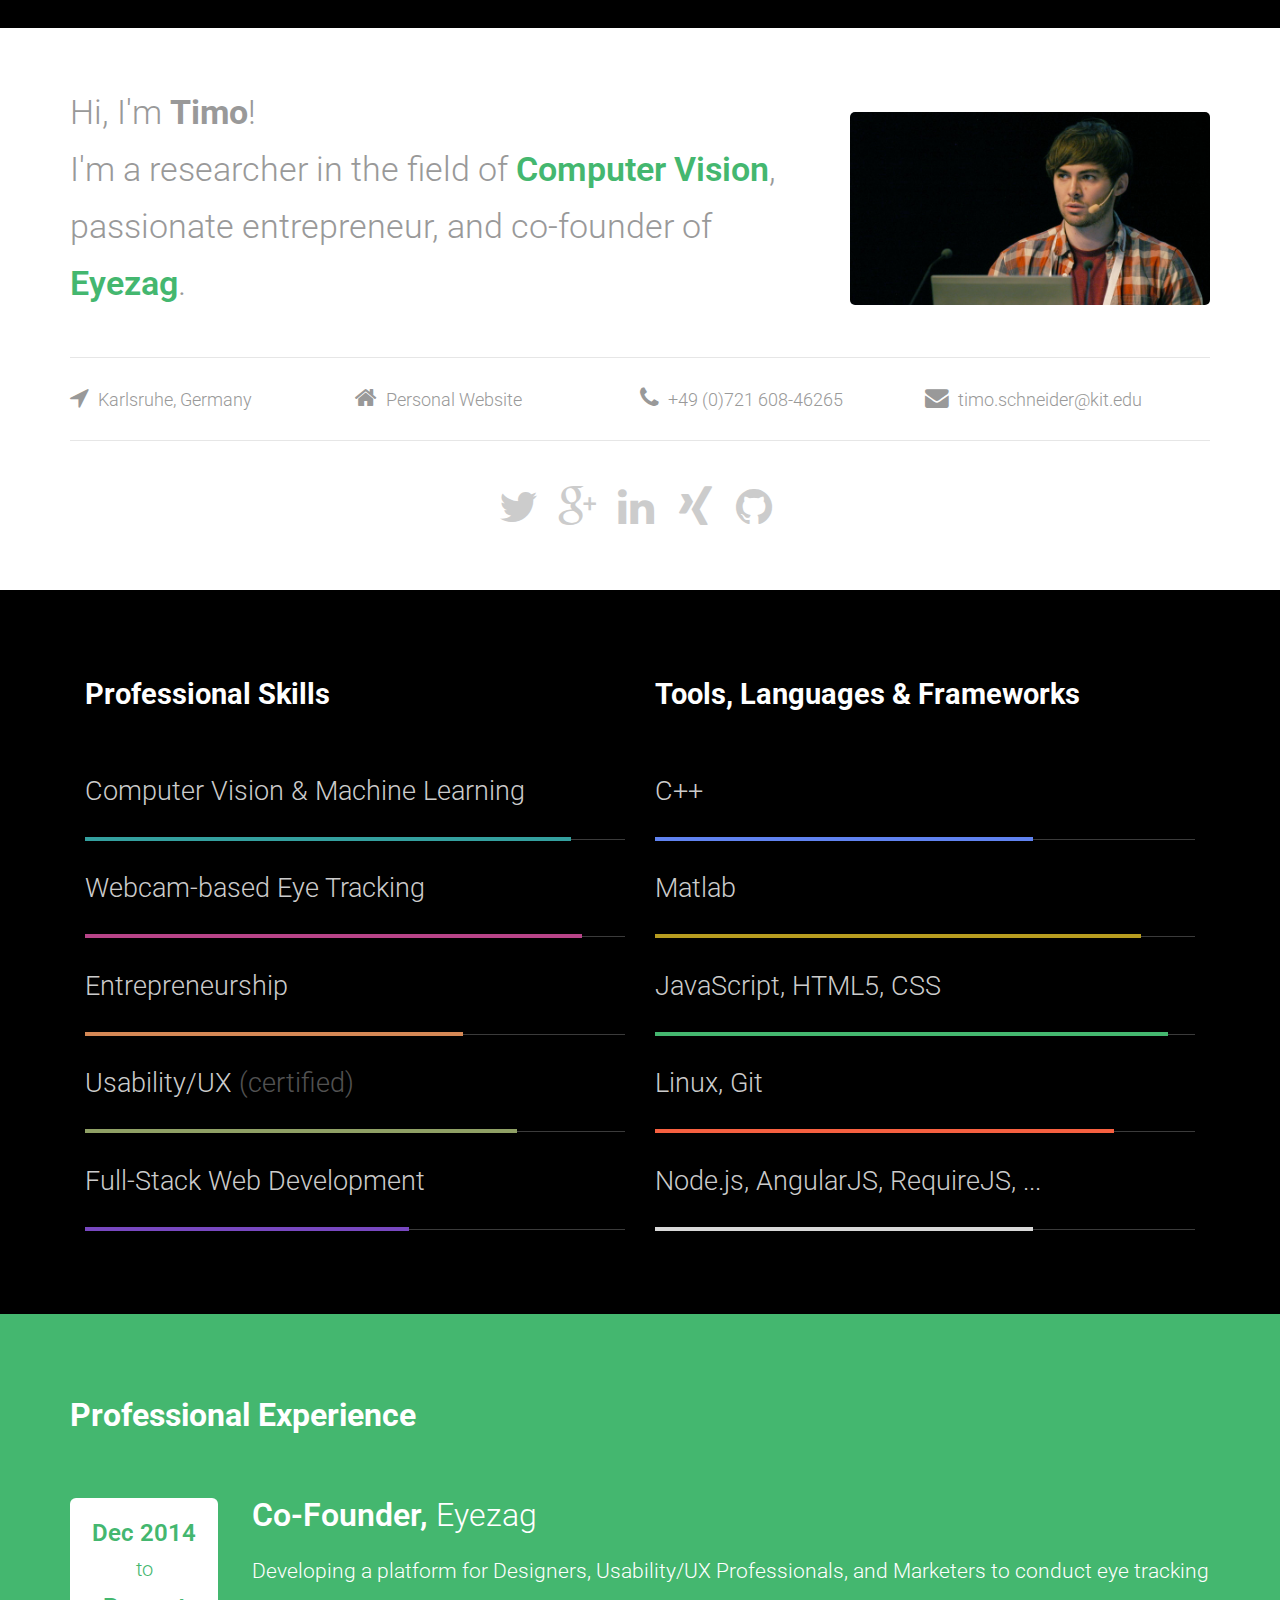
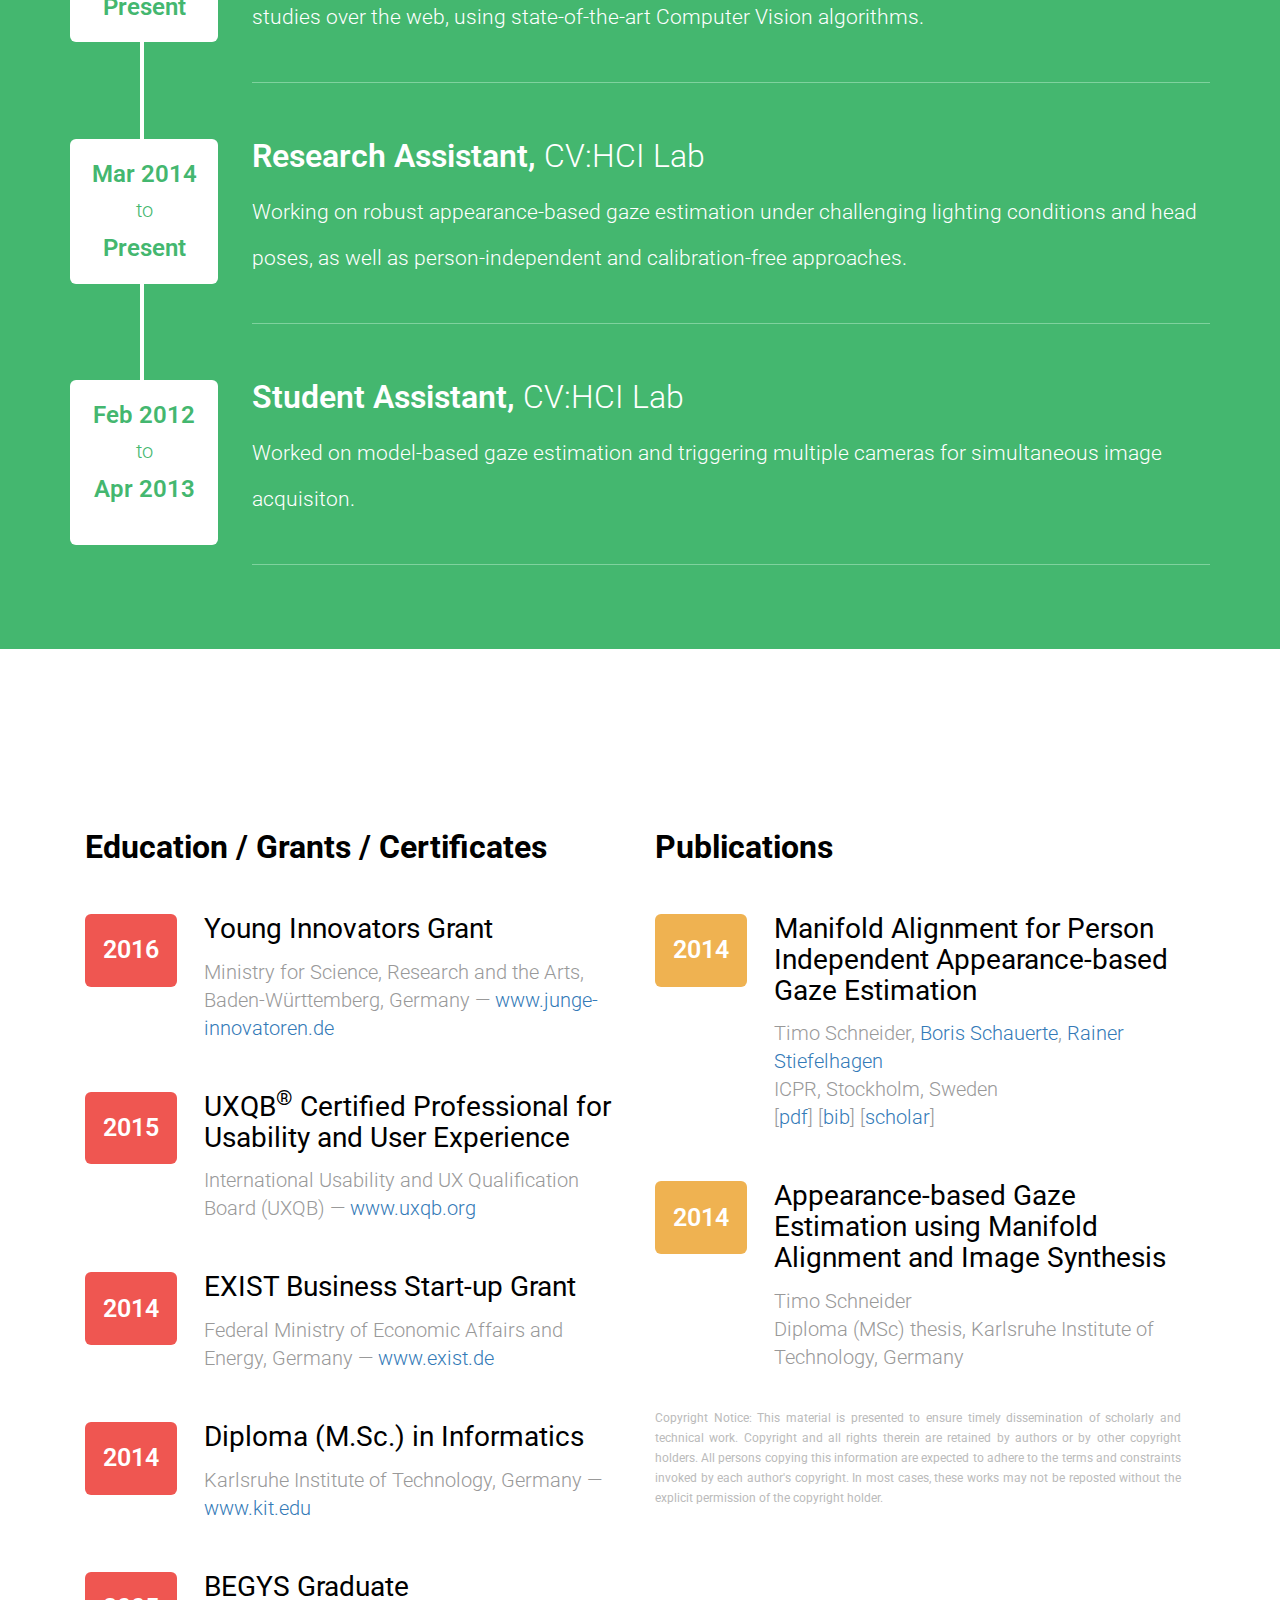
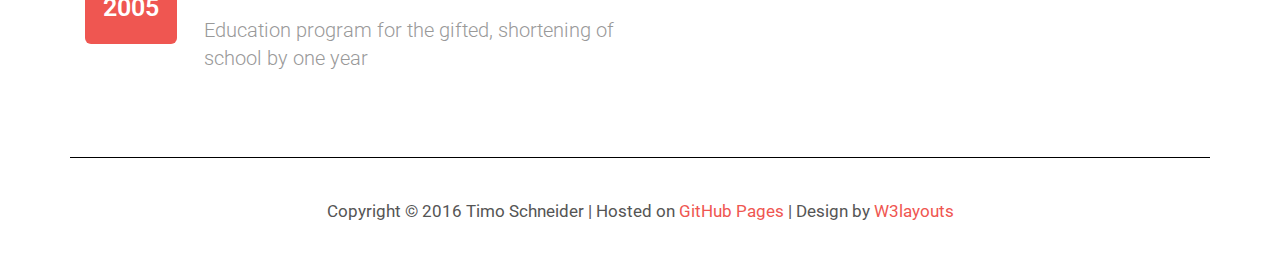
<file: index.html>
<!--
Author: Timo Schneider

Credit where credit is due:
Design by: W3layouts (http://w3layouts.com)
License: Creative Commons Attribution 3.0 Unported
License URL: http://creativecommons.org/licenses/by/3.0/
-->

<!DOCTYPE html>
<html>
<head>
<title>Timo Schneider | Entrepreneur &amp; Researcher</title>
<link href="bower_components/bootstrap/dist/css/bootstrap.min.css" rel='stylesheet' type='text/css' />
<link href="bower_components/fontawesome/css/font-awesome.min.css" rel="stylesheet" type="text/css" media="all" />

<!-- Custom Theme files -->
<link href="css/style.min.css" rel="stylesheet" type="text/css" media="all" />

<!-- Font -->
<link href='http://fonts.googleapis.com/css?family=Roboto:400,400italic,500,700,500italic,700italic,900,300,300italic' rel='stylesheet' type='text/css'>

<!-- Meta -->
<meta name="viewport" content="width=device-width, initial-scale=1">
<meta http-equiv="Content-Type" content="text/html; charset=utf-8" />
<meta name="keywords" content="Timo Schneider, Researcher, Entrepreneur, Personal Website, Eyezag, Usability, Web Developer, Matlab, C++, JavaScript, Computer Vision, Machine Learning" />
<meta name="description" content="Timo Schneider's personal website">
<meta name="author" content="Timo Schneider">

<!-- Twitter -->
<meta name="twitter:card" content="summary" />
<meta name="twitter:site" content="@tschneidr" />
<meta name="twitter:title" content="Timo Schneider | Entrepreneur &amp; Researcher" />
<meta name="twitter:description" content="My Personal Website" />
<meta name="twitter:image" content="https://github.com/tschneid/tschneid.github.io/blob/master/images/avatar3.jpg" />

<link rel="apple-touch-icon" sizes="57x57" href="images/favicons/apple-touch-icon-57x57.png">
<link rel="apple-touch-icon" sizes="60x60" href="images/favicons/apple-touch-icon-60x60.png">
<link rel="apple-touch-icon" sizes="72x72" href="images/favicons/apple-touch-icon-72x72.png">
<link rel="apple-touch-icon" sizes="76x76" href="images/favicons/apple-touch-icon-76x76.png">
<link rel="apple-touch-icon" sizes="114x114" href="images/favicons/apple-touch-icon-114x114.png">
<link rel="apple-touch-icon" sizes="120x120" href="images/favicons/apple-touch-icon-120x120.png">
<link rel="apple-touch-icon" sizes="144x144" href="images/favicons/apple-touch-icon-144x144.png">
<link rel="icon" type="image/png" href="images/favicons/favicon-32x32.png" sizes="32x32">
<link rel="icon" type="image/png" href="images/favicons/favicon-96x96.png" sizes="96x96">
<link rel="icon" type="image/png" href="images/favicons/favicon-16x16.png" sizes="16x16">
<link rel="manifest" href="images/favicons/manifest.json">
<link rel="mask-icon" href="images/favicons/safari-pinned-tab.svg" color="#5bbad5">
<meta name="msapplication-TileColor" content="#da532c">
<meta name="msapplication-TileImage" content="/mstile-144x144.png">
<meta name="theme-color" content="#ffffff">

</head>
<body>
	<!-- header-section-starts -->
	<div class="top-strip">	
	</div>
	<div class="header" id="home">
		<div class="container">
			
			<div class="row">
				
				<div class="text col-lg-8">
					<p>Hi, I'm <strong>Timo</strong>! </p><p>
					I'm a researcher in the field of <a href="https://cvhci.anthropomatik.kit.edu/">Computer Vision</a>, passionate entrepreneur, and co-founder of <a href="https://eyezag.de">Eyezag</a>.
					</p>
				</div>
				
				<div class="user col-lg-4 col-xs-12">
					<a href="index.html"><img class=" img-responsive center-block" src="images/avatar3.jpg"></a>
					<!--<h1>Timo Schneider</h1>-->
				</div>
				<!--<div class="clearfix"></div>-->
			</div>
			
			<div class="about_user">
				
				<div class="col col-lg-3 col-md-3 col-sm-6 col-xs-12" style="padding: 0.5em 0 0.5em 0;">
					<i class="fa fa-location-arrow"></i>
					<a href="https://www.google.de/maps/place/Karlsruhe">Karlsruhe, Germany</a>
				</div>
				
				<div class="col col-lg-3 col-md-3 col-sm-6 col-xs-12" style="padding: 0.5em 0 0.5em 0;">
					<i class="fa fa-home"></i>
					<a href="http://www.timoschneider.me">Personal Website</a>
				</div>
				<div class="col col-lg-3 col-md-3 col-sm-6 col-xs-12" style="padding: 0.5em 0 0.5em 0;">
					<i class="fa fa-phone"></i>
					<a href="tel:+4972160846265">+49 (0)721 608-46265</a>
				</div>
				
				<div class="col col-lg-3 col-md-3 col-sm-6 col-xs-12" style="padding: 0.5em 0 0.5em 0;">
					<i class="fa fa-envelope"></i>
					<a href="mailto:timo.schneider@kit.edu">timo.schneider@kit.edu</a>
				</div>
				
				
				<div class="clearfix" style="display:inline;"></div>
			</div>

			<div class="social-icons" style="text-align: center;">
				<a href="https://twitter.com/tschneidr"><i class="fa fa-twitter"></i></a>
				<a href="https://plus.google.com/+TimoSchneider1"><i class="fa fa-google-plus"></i></a>
				<a href="https://de.linkedin.com/in/timoschneider1"><i class="fa fa-linkedin"></i></a>
				<a href="https://www.xing.com/profile/Timo_Schneider82"><i class="fa fa-xing"></i></a>
				<a href="https://github.com/tschneid"><i class="fa fa-github"></i></a>
			</div>
			
		
		</div>
	</div>
	<div class="content">
		<div class="top-grid">
			<div class="container">
				<div class="col-md-6 top-left-grid">
					<h3>Professional Skills<!--  &amp; Experiences --></h3>
					<p class="skill1">Computer Vision &amp; Machine Learning<label class="color1"></label></p>
					<p class="skill2">Webcam-based Eye Tracking<label class="color2"></label></p>
					<p class="skill3">Entrepreneurship<label class="color3"></label></p>
					<p class="skill4">Usability/UX <span style="opacity: 0.4;">(certified)</span><label class="color4"></label></p>				
					<p class="skill5">Full-Stack Web Development<label class="color5"></label></p>
					
				</div>
				<div class="col-md-6 top-right-grid">
					<h3>Tools, Languages &amp; Frameworks</h3>
					<p class="skill6">C++<label class="color6"></label></p>
					<p class="skill7">Matlab<label class="color7"></label></p>
					<p class="skill8">JavaScript, HTML5, CSS<label class="color8"></label></p>
					<p class="skill9">Linux, Git<label class="color9"></label></p>
					<p class="skill10">Node.js, AngularJS, RequireJS, ...<label class="color10"></label></p>
				</div>
				<div class="clearfix"></div>
			</div>
		</div>
		<div class="middle-grid">
			<div class="container">
				<h3>Professional Experience</h3>
				<div class="middle-section-grid">
					<div class="date text-center">
						<h5>Dec 2014</h5>
						<p>to</p>
						<h5>Present</h5>
						<label class="span1"></label>
					</div>
					<div class="event">
						<h4>Co-Founder, <span> Eyezag</span></h4>
						<p>Developing a platform for Designers, Usability/UX Professionals, and Marketers to conduct eye tracking studies over the web, using state-of-the-art Computer Vision algorithms.
						<!-- <span class="badge badge-primary">EXIST Business Start-up Grant</span>
						<span class="badge badge-primary">Young Innovators</span> -->
						</p>
					</div>
					<div class="clearfix"></div>
				</div>
				<div class="middle-section-grid">
					<div class="date text-center">
						<h5>Mar 2014</h5>
						<p>to</p>
						<h5>Present</h5>
						<label class="span2"></label>
					</div>
					<div class="event">
						<h4>Research Assistant, <span> CV:HCI Lab</span></h4>
						<p>Working on robust appearance-based gaze estimation under challenging lighting conditions and head poses,
							as well as person-independent and calibration-free approaches.</p>
					</div>
					<div class="clearfix"></div>
				</div>
				<div class="middle-section-grid">
					<div class="date text-center">
						<h5>Feb 2012</h5>
						<p>to</p>
						<h5>Apr 2013</h5>
						<label class="span_66"></label>
					</div>
					<div class="event">
						<h4>Student Assistant, <span> CV:HCI Lab</span></h4>
						<p>Worked on model-based gaze estimation and triggering multiple cameras for simultaneous image acquisiton.</p>
					</div>
					<div class="clearfix"></div>
				</div>
			</div>
		</div>
		<div class="container">
			<div class="bottom-grid">
				
				<div class="col-md-6 bottom-grid-left">
				<h3>Education / Grants / Certificates</h3>
					
					<div class="grids">
						<div class="year text-center">
							<h5>2016</h5>
						</div>
						<div class="qualification">
							<h4>Young Innovators Grant</h4>
							<!--<p>Bundesministerium für Wirtschaft und Energie</p>-->
							<p>Ministry for Science, Research and the Arts, Baden-Württemberg, Germany
							&mdash;
							<a href="http://www.junge-innovatoren.de/">www.junge-innovatoren.de</a></p>
						</div>
						<div class="clearfix"></div>
					</div>

					<div class="grids">
						<div class="year text-center">
							<h5>2015</h5>
						</div>
						<div class="qualification">
							<h4>UXQB<sup>&reg;</sup> Certified Professional for Usability and User Experience <!-- (CPUX-F) --></h4>
							<!--<p>Bundesministerium für Wirtschaft und Energie</p>-->
							<p>International Usability and UX Qualification Board (UXQB)
							&mdash;
							<a href="http://uxqb.org/en/certification/foundation-level-cpux-f/">www.uxqb.org</a></p>
						</div>
						<div class="clearfix"></div>
					</div>

					<div class="grids">
						<div class="year text-center">
							<h5>2014</h5>
						</div>
						<div class="qualification">
							<h4>EXIST Business Start-up Grant</h4>
							<!--<p>Bundesministerium für Wirtschaft und Energie</p>-->
							<p>Federal Ministry of Economic Affairs and Energy, Germany
							&mdash;
							<a href="http://www.exist.de/EN/programme/EXIST-Business-Startup-Grant/content.html">www.exist.de</a></p>
						</div>
						<div class="clearfix"></div>
					</div>
					<div class="grids">
						<div class="year text-center">
							<h5>2014</h5>
						</div>
						<div class="qualification">
							<h4>Diploma (M.Sc.) in Informatics</h4>
							<p>Karlsruhe Institute of Technology, Germany &mdash; <a href="http://www.kit.edu/english/index.php">www.kit.edu</a></p>
						</div>
						<div class="clearfix"></div>
					</div>
<!-- 					<div class="grids">
						<div class="year text-center">
							<h5>2007</h5>
						</div>
						<div class="qualification">
							<h4>German Abitur</h4>
							<p>Albert-Einstein-Gymnasium, Frankenthal, Germany</p>
						</div>
						<div class="clearfix"></div>
					</div> -->
					<div class="grids">
						<div class="year text-center">
							<h5>2005</h5>
						</div>
						<div class="qualification">
							<h4>BEGYS Graduate</h4>
							<p>Education program for the gifted, shortening of school by one year</p>
						</div>
						<div class="clearfix"></div>
					</div>
					
				</div>
				

				<div class="col-md-6 bottom-grid-right">
					
					<h3>Publications</h3>
					
					<div class="grids">
						<div class="year year2 text-center">
							<h5>2014</h5>
						</div>
						<div class="qualification">
							<h4>Manifold Alignment for Person Independent Appearance-based Gaze Estimation</h4>
							<p>Timo Schneider, <a href="http://schauerte.me">Boris Schauerte</a>, <a href="http://cvhci.anthropomatik.kit.edu/~stiefel">Rainer Stiefelhagen</a></p>
							<p>ICPR, Stockholm, Sweden</p>
							<p>[<a type="button" class="publication button" href="https://cvhci.anthropomatik.kit.edu/~tschneid/pdf/schneider2014manifold.pdf">pdf</a>]
						       [<a type="button" class="publication button" href="https://cvhci.anthropomatik.kit.edu/~tschneid/bibtex/schneider2014manifold.bib">bib</a>]
						       [<a type="button" class="publication button" href="https://scholar.google.de/citations?view_op=view_citation&hl=de&user=B6I8Q_sAAAAJ&citation_for_view=B6I8Q_sAAAAJ:u-x6o8ySG0sC">scholar</a>]
							</p>
						</div>
						<div class="clearfix"></div>
					</div>
					<div class="grids">
						<div class="year year2 text-center">
							<h5>2014</h5>
						</div>
						<div class="qualification">
							<h4>Appearance-based Gaze Estimation using Manifold Alignment and Image Synthesis</h4>
							<p>Timo Schneider</p>
							<p>Diploma (MSc) thesis, Karlsruhe Institute of Technology, Germany</p>
						</div>
						<div class="clearfix"></div>
					</div>
					<div style="color: #bbb; text-align: justify; padding: 2.5em 1em 0 0;">
						<small>
						Copyright Notice: This material is presented to ensure timely dissemination of scholarly and technical work. Copyright and all rights therein are retained by authors or by other copyright holders. All persons copying this information are expected to adhere to the terms and constraints invoked by each author's copyright. In most cases, these works may not be reposted without the explicit permission of the copyright holder.
						</small>
					</div>	
				</div>
				
				<div class="clearfix"></div>
			</div>
		</div>
	</div>

	<div class="footer">
		<div class="container">
			<div class="copyrights text-center">
				<p>Copyright &copy; 2016 Timo Schneider | Hosted on <a href="https://pages.github.com/">GitHub Pages</a> | Design by <a href="http://w3layouts.com">  W3layouts</a></p>
			</div>
		</div>
	</div>
	
	<script>
		// Have a look in your developer's console ;)
		console.log([
		'  _   _ _     ___ _             _____ _                 _ ',
		' | | | (_)   |_ _( ) ___ __ _  |_   _(_) ___ __ _  ___ | |',
		' | |_| | |    | | \\|/ _ \' _` |   | | | |/ _ \' _` |/ _ \\| |',
		' |  _  | |_   | |  | | | | | |   | | | | | | | | | (_) |_|',
		' |_| |_|_( ) |___| |_| |_| |_|   |_| |_|_| |_| |_|\\___/(_)',
		'          \\|                                              ',
		'',
		'Awesome that you\'re visiting my website!',
		'Feel free to drop me a line!'
		].join('\n'));
	</script>
</body>
</html>
</file>
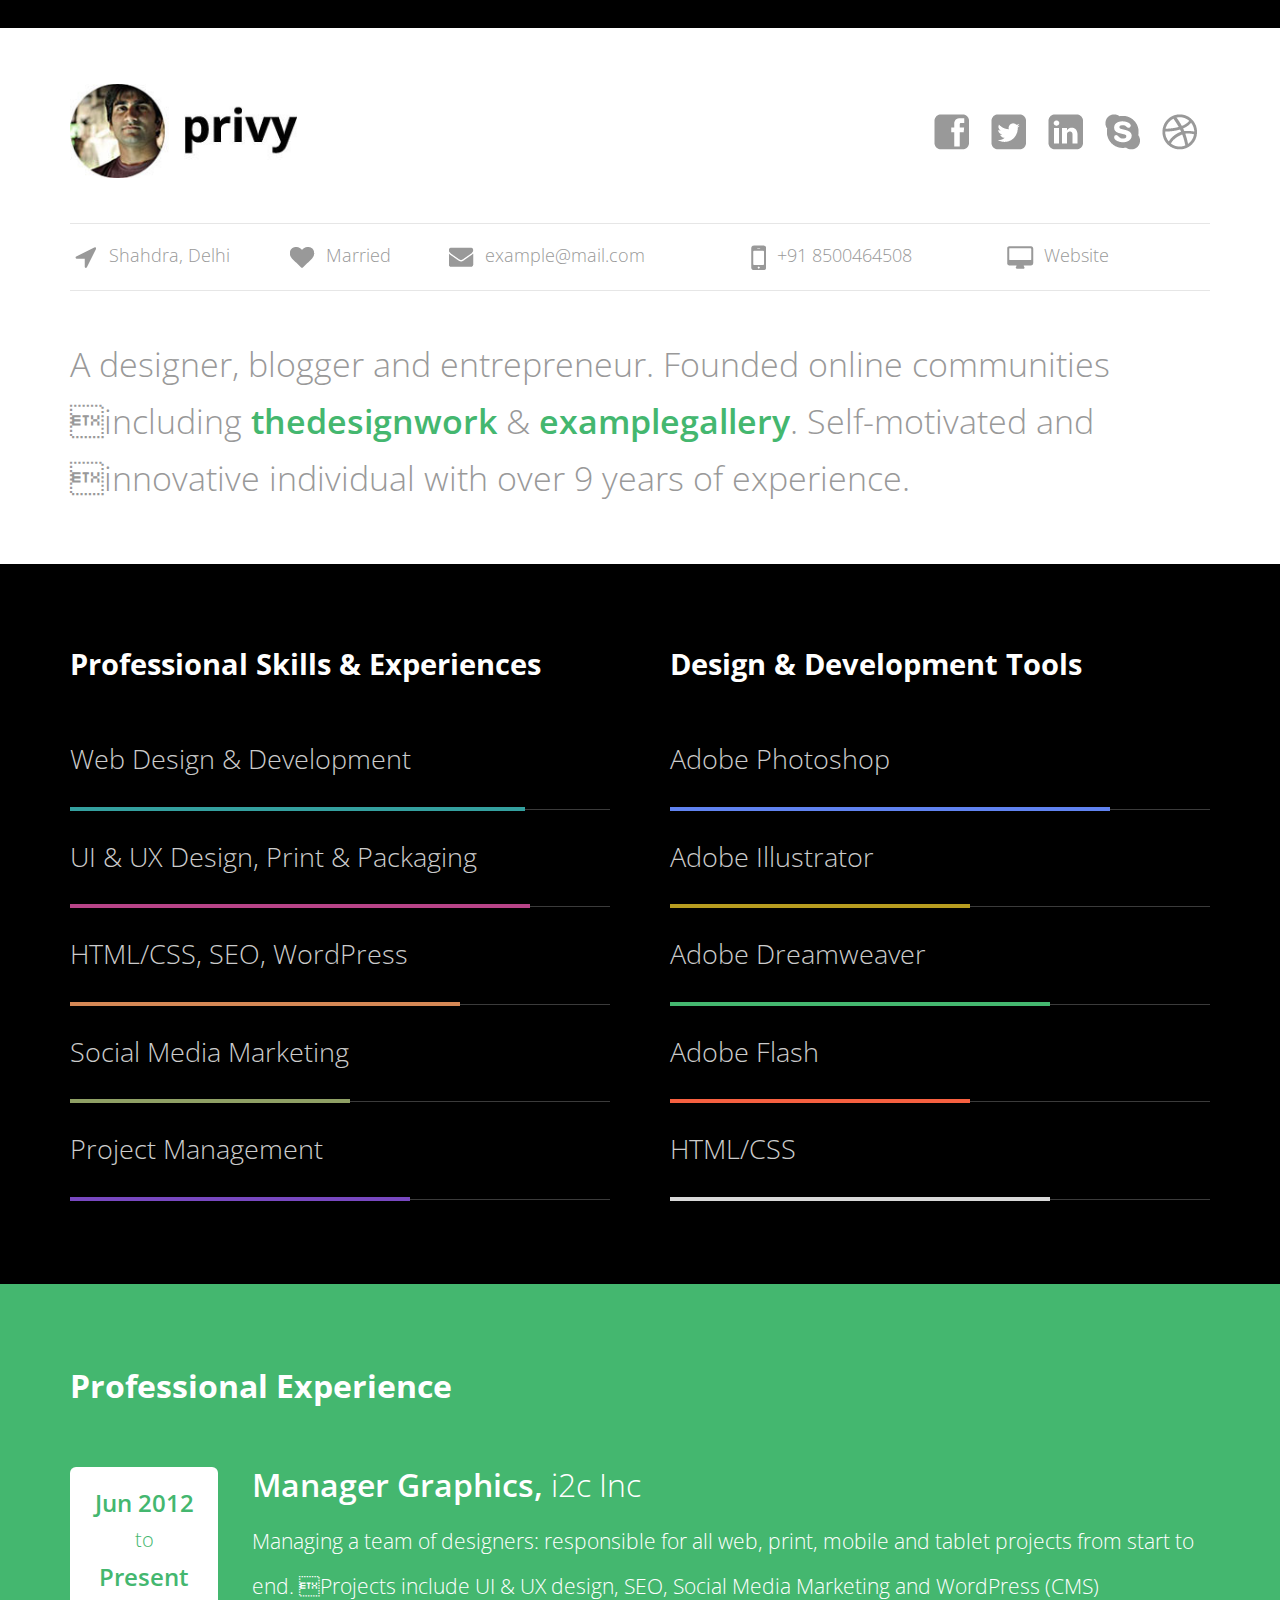
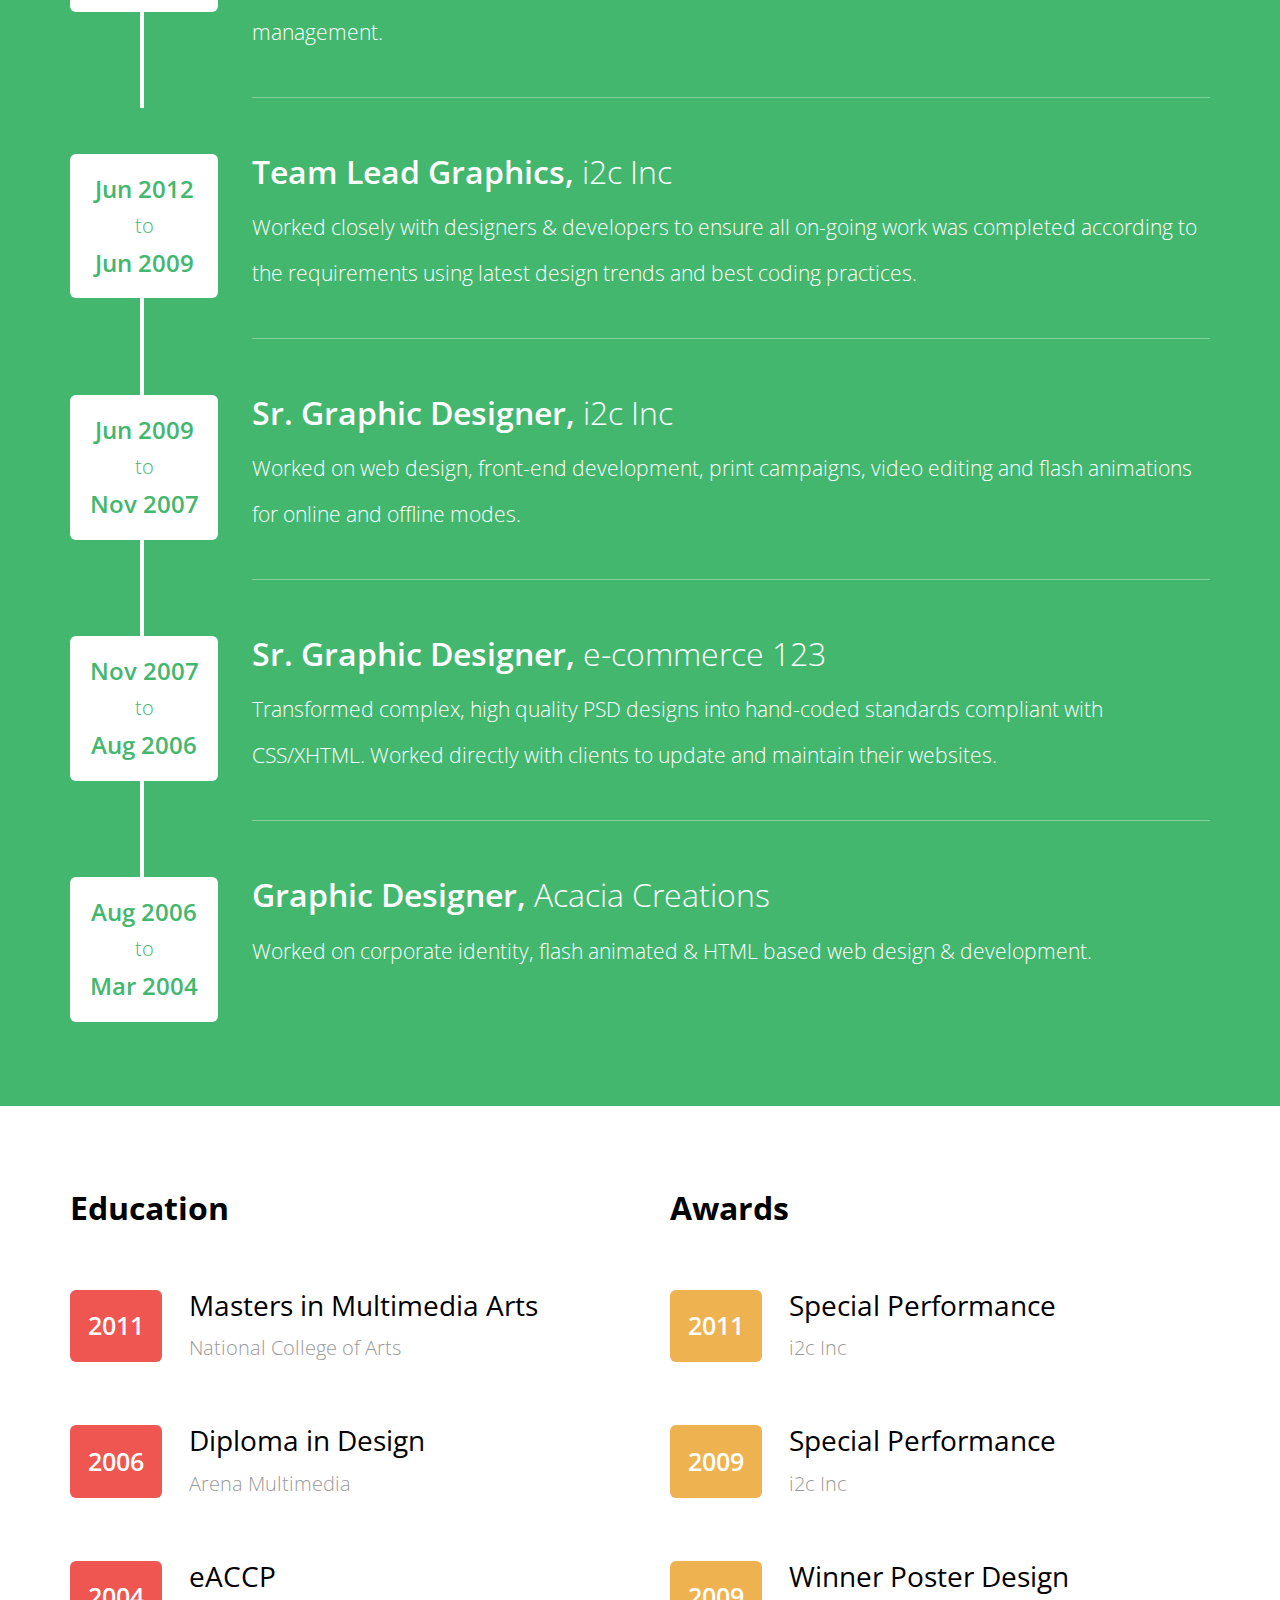
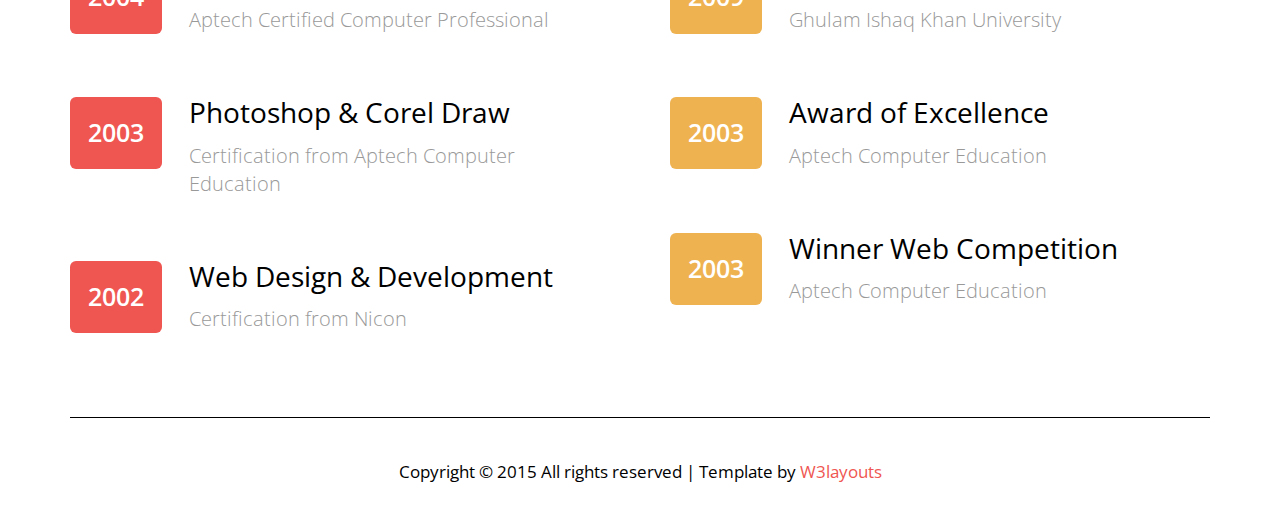
<file: orig/web/index.html>
<!--
Author: W3layouts
Author URL: http://w3layouts.com
License: Creative Commons Attribution 3.0 Unported
License URL: http://creativecommons.org/licenses/by/3.0/
-->
<!DOCTYPE html>
<html>
<head>
<title>Privy a Onepage Personal Portfolio Flat Bootstrap Responsive Web Template| Home :: w3layouts</title>
<link href="css/bootstrap.css" rel='stylesheet' type='text/css' />
<!-- Custom Theme files -->
<link href="css/style.css" rel="stylesheet" type="text/css" media="all" />
<!-- Custom Theme files -->
<meta name="viewport" content="width=device-width, initial-scale=1">
<meta http-equiv="Content-Type" content="text/html; charset=utf-8" />
<meta name="keywords" content="Privy Responsive web template, Bootstrap Web Templates, Flat Web Templates, Andriod Compatible web template, 
Smartphone Compatible web template, free webdesigns for Nokia, Samsung, LG, SonyErricsson, Motorola web design" />
<script type="application/x-javascript"> addEventListener("load", function() { setTimeout(hideURLbar, 0); }, false); function hideURLbar(){ window.scrollTo(0,1); } </script>
<!--webfont-->
<link href='http://fonts.googleapis.com/css?family=Open+Sans:300italic,400italic,600italic,700italic,800italic,700,300,600,800,400' rel='stylesheet' type='text/css'>
</head>
<body>
	<!-- header-section-starts -->
	<div class="top-strip">	
	</div>
	<div class="header" id="home">
		<div class="container">
			<div class="header-top">
				<div class="user">
					<a href="index.html"><img src="images/logo.jpg"></a>
				</div>
				<div class="social-icons">
					<a href="#"><i class="facebook"></i></a>
					<a href="#"><i class="twitter"></i></a>
					<a href="#"><i class="linkedin"></i></a>
					<a href="#"><i class="skype"></i></a>
					<a href="#"><i class="dribble"></i></a>
				</div>
				<div class="clearfix"></div>
			</div>
			<div class="about_user">
				<ul class="place">
					<li><i class="location"></i></li>
					<li>Shahdra, Delhi</li>
				</ul>
				<ul class="status">
					<li><i class="love"></i></li>
					<li>Married</li>
				</ul>
				<ul class="message">
					<li><i class="msg"></i></li>
					<li><a href="example@mail.com">example@mail.com</a></li>
				</ul>
				<ul class="call">
					<li><i class="phone"></i></li>
					<li>+91 8500464508</li>
				</ul>
				<ul class="sites">
					<li><i class="sites"></i></li>
					<li><a href="#">Website</a></li>
				</ul>
				<div class="clearfix"></div>
			</div>
		<div class="text">
			<p>A designer, blogger and entrepreneur. Founded online communities including <a href="#">thedesignwork </a>& <a href="#"> examplegallery</a>. Self-motivated and innovative individual with over 9 years of experience.</p>
		</div>
		</div>
	</div>
	<div class="content">
		<div class="top-grid">
			<div class="container">
				<div class="col-md-6 top-left-grid">
					<h3>Professional Skills & Experiences</h3>
					<p class="skill1">Web Design & Development<label class="color1"></label></p>
					<p class="skill2">UI & UX Design, Print & Packaging<label class="color2"></label></p>
					<p class="skill3">HTML/CSS, SEO, WordPress<label class="color3"></label></p>
					<p class="skill4">Social Media Marketing<label class="color4"></label></p>
					<p class="skill5">Project Management<label class="color5"></label></p>
				</div>
				<div class="col-md-6 top-right-grid">
					<h3>Design & Development Tools</h3>
					<p class="skill6">Adobe Photoshop<label class="color6"></label></p>
					<p class="skill7">Adobe Illustrator<label class="color7"></label></p>
					<p class="skill8">Adobe Dreamweaver <label class="color8"></label></p>
					<p class="skill9">Adobe Flash <label class="color9"></label></p>
					<p class="skill10">HTML/CSS<label class="color10"></label></p>
				</div>
				<div class="clearfix"></div>
			</div>
		</div>
		<div class="middle-grid">
			<div class="container">
				<h3>Professional Experience</h3>
				<div class="middle-section-grid">
					<div class="date text-center">
						<h5>Jun 2012</h5>
						<p>to</p>
						<h5>Present</h5>
						<label class="span1"></label>
					</div>
					<div class="event">
						<h4>Manager Graphics, <span> i2c Inc</span></h4>
						<p>Managing a team of designers: responsible for all web, print, mobile and tablet projects from start to end. Projects include UI & UX design, SEO, Social Media Marketing and WordPress (CMS) management.</p>
					</div>
					<div class="clearfix"></div>
				</div>
				<div class="middle-section-grid">
					<div class="date text-center">
						<h5>Jun 2012</h5>
						<p>to</p>
						<h5>Jun 2009</h5>
						<label class="span2"></label>
					</div>
					<div class="event">
						<h4>Team Lead Graphics, <span> i2c Inc</span></h4>
						<p>Worked closely with designers & developers to ensure all on-going work was completed according to the requirements using latest design trends and best coding practices.</p>
					</div>
					<div class="clearfix"></div>
				</div>
				<div class="middle-section-grid">
					<div class="date text-center">
						<h5>Jun 2009</h5>
						<p>to</p>
						<h5>Nov 2007</h5>
						<label class="span3"></label>
					</div>
					<div class="event">
						<h4>Sr. Graphic Designer, <span> i2c Inc</span></h4>
						<p>Worked on web design, front-end development, print campaigns, video editing and flash animations for online and offline modes.</p>
					</div>
					<div class="clearfix"></div>
				</div>
				<div class="middle-section-grid">
					<div class="date text-center">
						<h5>Nov 2007</h5>
						<p>to</p>
						<h5>Aug 2006</h5>
						<label class="span4"></label>
					</div>
					<div class="event">
						<h4>Sr. Graphic Designer, <span>  e-commerce 123</span></h4>
						<p>Transformed complex, high quality PSD designs into hand-coded standards compliant with CSS/XHTML. Worked directly with clients to update and maintain their websites.</p>
					</div>
					<div class="clearfix"></div>
				</div>
				<div class="middle-section-grid">
					<div class="date text-center">
						<h5>Aug 2006</h5>
						<p>to</p>
						<h5>Mar 2004</h5>
					</div>
					<div class="event span_66">
						<h4>Graphic Designer, <span>  Acacia Creations</span></h4>
						<p>Worked on corporate identity, flash animated & HTML based web design & development.</p>
					</div>
					<div class="clearfix"></div>
				</div>
			</div>
		</div>
		<div class="container">
			<div class="bottom-grid">
				<div class="col-md-6 bottom-grid-left">
					<h3>Education</h3>
					<div class="grids">
						<div class="year text-center">
							<h5>2011</h5>
						</div>
						<div class="qualification">
							<h4>Masters in Multimedia Arts</h4>
							<p>National College of Arts</p>
						</div>
						<div class="clearfix"></div>
					</div>
					<div class="grids">
						<div class="year text-center">
							<h5>2006</h5>
						</div>
						<div class="qualification">
							<h4>Diploma in Design</h4>
							<p>Arena Multimedia</p>
						</div>
						<div class="clearfix"></div>
					</div>
					<div class="grids">
						<div class="year text-center">
							<h5>2004</h5>
						</div>
						<div class="qualification">
							<h4>eACCP</h4>
							<p>Aptech Certified Computer Professional</p>
						</div>
						<div class="clearfix"></div>
					</div>
					<div class="grids">
						<div class="year text-center">
							<h5>2003</h5>
						</div>
						<div class="qualification">
							<h4>Photoshop & Corel Draw</h4>
							<p>Certification from Aptech Computer Education</p>
						</div>
						<div class="clearfix"></div>
					</div>
					<div class="grids">
						<div class="year text-center">
							<h5>2002</h5>
						</div>
						<div class="qualification">
							<h4>Web Design & Development</h4>
							<p>Certification from Nicon</p>
						</div>
						<div class="clearfix"></div>
					</div>
				</div>
				<div class="col-md-6 bottom-grid-right">
					<h3>Awards</h3>
					<div class="grids">
						<div class="year year2 text-center">
							<h5>2011</h5>
						</div>
						<div class="qualification">
							<h4>Special Performance</h4>
							<p>i2c Inc</p>
						</div>
						<div class="clearfix"></div>
					</div>
					<div class="grids">
						<div class="year year2 text-center">
							<h5>2009</h5>
						</div>
						<div class="qualification">
							<h4>Special Performance</h4>
							<p>i2c Inc</p>
						</div>
						<div class="clearfix"></div>
					</div>
					<div class="grids">
						<div class="year year2 text-center">
							<h5>2009</h5>
						</div>
						<div class="qualification">
							<h4>Winner Poster Design</h4>
							<p>Ghulam Ishaq Khan University</p>
						</div>
						<div class="clearfix"></div>
					</div>
					<div class="grids">
						<div class="year year2 text-center">
							<h5>2003</h5>
						</div>
						<div class="qualification">
							<h4>Award of Excellence</h4>
							<p>Aptech Computer Education</p>
						</div>
						<div class="clearfix"></div>
					</div>
					<div class="grids">
						<div class="year year2 text-center">
							<h5>2003</h5>
						</div>
						<div class="qualification">
							<h4>Winner Web Competition</h4>
							<p>Aptech Computer Education</p>
						</div>
						<div class="clearfix"></div>
					</div>
				</div>
				<div class="clearfix"></div>
			</div>
		</div>
	</div>
	<div class="footer">
		<div class="container">
			<div class="copyrights text-center">
				<p>Copyright &copy; 2015 All rights reserved | Template by  <a href="http://w3layouts.com">  W3layouts</a></p>
			</div>
		</div>
	</div>
</body>
</html>
</file>
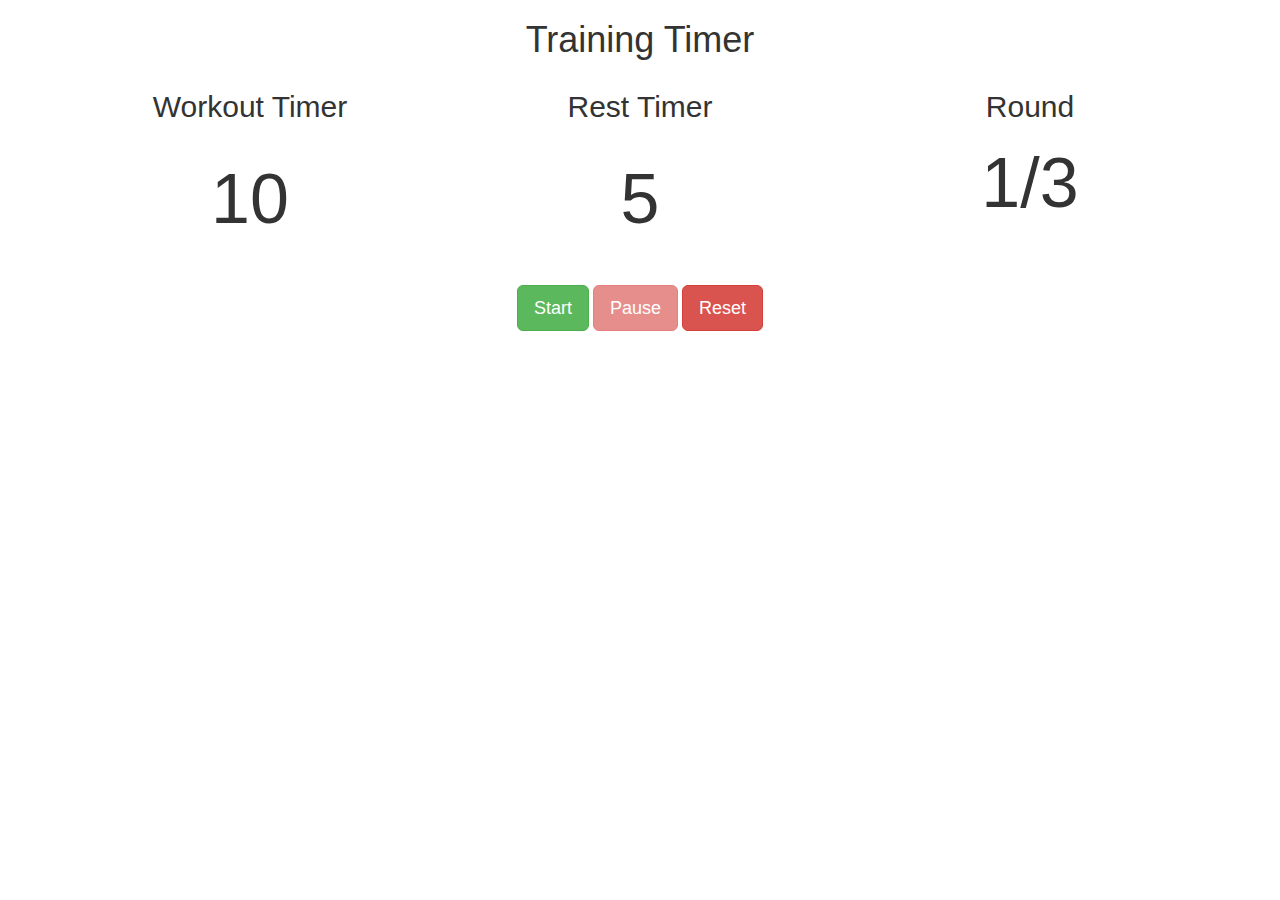
<file: timer.html>
<html>
<head>
    <link rel="stylesheet" type="text/css" href="http://maxcdn.bootstrapcdn.com/bootstrap/3.3.2/css/bootstrap.min.css" />
    <style>
    .timer {
      font-size: 5em;
    }

    body {
      text-align: center;
    }
    </style>
</head>
<body>

<div class="container">
  
  <h1>Training Timer</h1>

  <div class="row">
    
    <div class="col-lg-4">
      <h2>Workout Timer</h2>
      <div class="alert timer" id="workout-timer"></div>
    </div>
    <div class="col-lg-4">
      <h2>Rest Timer</h2>
      <div class="alert timer" id="rest-timer"></div>
    </div>
    <div class="col-lg-4">
      <h2>Round</h2>
      <div class="timer" id="rounds"></div>
    </div>
    <div class="col-lg-12">
      <button id="button-start" class="btn btn-lg btn-success">Start</button>
      <button id="button-pause" class="btn btn-lg btn-danger">Pause</button>
      <button id="button-reset" class="btn btn-lg btn-danger">Reset</button>
    </div>

  </div>

</div>


<script>

// @TODO
// - checkbox for notification sound on 3 seconds left
// - prevent tone sliding?
// - input times

var workoutTimerElement = document.getElementById('workout-timer');
var restTimerElement = document.getElementById('rest-timer');
var roundsElement = document.getElementById('rounds');
var buttonStart = document.getElementById('button-start');
var buttonPause = document.getElementById('button-pause');
var buttonReset = document.getElementById('button-reset');
buttonPause.disabled = true;


// Internally we store everything in milliseconds
var currentTime = parseInt(workoutTimerElement.innerHTML) * 1000;
var refTime;


//
// Timer core
//

var Timer = (function(){

  function Timer(startTime) {
    this.time = startTime || 10;
    this.time *= 1000; 
  }

  Timer.prototype.onStart = function(startTime) {};
  Timer.prototype.onUpdate = function(time) {};
  Timer.prototype.onFinish = function() {};

  Timer.prototype.start = function() {
    this.reset();
    this.onStart(this.time);
    this.started = true;
    this.update();
  };

  Timer.prototype.reset = function() {
    this.referenceTime = Date.now() + this.time;
  };

  Timer.prototype.pause = function() {
    this.currentTime = this.referenceTime - Date.now();
    clearTimeout(this.timeout);
  };

  Timer.prototype.resume = function() {
    if (this.started) {
      this.referenceTime = Date.now() + this.currentTime;
      this.update();
    }
  };

  Timer.prototype.update = function() {
    var time = this.referenceTime - Date.now();
    if (time < 0) time = 0;
    if (time === 0) {
      this.started = false;
      this.onFinish();
    } else {
      this.onUpdate(time);
      // Repeat (every 50 ms)
      var self = this;
      this.timeout = setTimeout(function() {self.update();}, 50);
    }
  };

  return Timer;
})();



// @TODO input them in HTML
var workoutTime = 10;
var restTime = 5;
var rounds = 3;
var notifyTime = 3;


var currentRound = 1;
var nextNotifyTime;
resetHTML();

function resetHTML() {
  workoutTimerElement.innerHTML = workoutTime;
  restTimerElement.innerHTML = restTime;
  roundsElement.innerHTML = currentRound + '/' + rounds;
}

// Initialize timers.
var workoutTimer = new Timer(workoutTime);
var restTimer = new Timer(restTime);

//
// What happens when the timer starts, updates or finishes is encapsulated in
// separate functions to clearly separate the core functionality from frontend
// modification.
//
workoutTimer.onStart = function() {
  buttonStart.disabled = true;
  buttonPause.disabled = false;
  workoutTimerElement.classList.add('alert-success');
  nextNotifyTime = Math.min(notifyTime, workoutTime);
};
workoutTimer.onUpdate = function(time) {
  workoutTimerElement.innerHTML = time/1000;

  // Play notification tone.
  if (time/1000 < nextNotifyTime) {
    beep();
    --nextNotifyTime;
  }
};
workoutTimer.onFinish = function() {
  // Reset.
  workoutTimerElement.classList.remove('alert-success');
  workoutTimerElement.innerHTML = workoutTimer.time/1000;
  
  // Reset notification tone.
  beep(600, 800);

  // Start rest timer.
  restTimer.start();
};



restTimer.onStart = function() {
  restTimerElement.classList.add('alert-success');
  nextNotifyTime = Math.min(notifyTime, restTime);
};
restTimer.onUpdate = function(time) {
  restTimerElement.innerHTML = time/1000;

  // Play notification tone.
  if (time/1000 < nextNotifyTime) {
    beep();
    --nextNotifyTime;
  }
};
restTimer.onFinish = function() {
  restTimerElement.classList.remove('alert-success');
  restTimerElement.innerHTML = restTimer.time/1000;

  // Reset notification tone.
  nextNotifyTime = Math.min(notifyTime, workoutTime);
  beep(600, 800);

  ++currentRound;
  if (currentRound <= rounds) {
    roundsElement.innerHTML = currentRound + '/' + rounds;
    workoutTimer.start();
  } else {
    buttonStart.disabled = false;
    buttonPause.disabled = true;
  }
};


buttonStart.onclick = function() {
  currentRound = 1;
  resetHTML();
  workoutTimer.start();
};

var paused = false;
buttonPause.onclick = function() {
  if (paused) {
    buttonPause.innerHTML = 'Pause';
    workoutTimer.resume();
    restTimer.resume();
    paused = false;
  } else {
    workoutTimer.pause();
    restTimer.pause();
    buttonPause.innerHTML = 'Resume';
    paused = true;
  }
}

// This reloads the whole page. There should be a nicer way, but for now this
// it the easiest solution.
buttonReset.onclick = function() {
  window.location.reload();
}


//
// Audio functions
//

var context = new AudioContext();
 
/* VCO */
var vco = context.createOscillator();
vco.type = vco.SINE;
vco.start(0);

/* VCA */
var vca = context.createGain();
vca.gain.value = 0;

/* Connections */
vco.connect(vca);
vca.connect(context.destination);

function beep(freq, duration) {
  vco.frequency.value = freq || 440;
  vca.gain.value = 1;
  setTimeout(function() {vca.gain.value = 0;}, duration || 200);
}



</script>

</body>
</html>
</file>
<file: orig/web/css/style.css>
/*--
Author: W3layouts
Author URL: http://w3layouts.com
License: Creative Commons Attribution 3.0 Unported
License URL: http://creativecommons.org/licenses/by/3.0/
--*/
body{
	padding:0;
	margin:0;
	font-family: 'Open Sans', sans-serif;
	background:#fff;
}
body a{
    transition:0.5s all;
	-webkit-transition:0.5s all;
	-moz-transition:0.5s all;
	-o-transition:0.5s all;
	-ms-transition:0.5s all;
}
input[type="button"],input[type="submit"]{
	transition:0.5s all;
	-webkit-transition:0.5s all;
	-moz-transition:0.5s all;
	-o-transition:0.5s all;
	-ms-transition:0.5s all;
}
h1,h2,h3,h4,h5,h6{
	margin:0;			   
}	
p{
	margin:0;
}
ul{
	margin:0;
	padding:0;
}
label{
	margin:0;
}
/*-----start-header----*/
.top-strip {
	background:#000;
	padding:1em;
}
.header{
	padding:4em 0;
}
.user {
	float:left;
}
.user a {
	display:block;
}
.social-icons {
	float:right;
	margin-top: 1.8em;
}
.social-icons i {
	width:45px;
	height:45px;
	background: url('../images/img-sprite.png') no-repeat 0px 0px;
	display:inline-block;
	margin-right: 8px;
}
i.facebook {
	background-position: 0px 0px;
}
i.facebook:hover {
	background-position: 0px -45px;
    transition:0.5s all;
	-webkit-transition:0.5s all;
	-moz-transition:0.5s all;
	-o-transition:0.5s all;
	-ms-transition:0.5s all;
}
i.twitter {
	background-position: -45px 0px;
}
i.twitter:hover {
	background-position: -45px -45px;
    transition:0.5s all;
	-webkit-transition:0.5s all;
	-moz-transition:0.5s all;
	-o-transition:0.5s all;
	-ms-transition:0.5s all;
}
i.linkedin {
	background-position: -90px 0px;
}
i.linkedin:hover {
	background-position: -90px -45px;
    transition:0.5s all;
	-webkit-transition:0.5s all;
	-moz-transition:0.5s all;
	-o-transition:0.5s all;
	-ms-transition:0.5s all;
}
i.skype {
	background-position: -135px 0px;
}
i.skype:hover {
	background-position: -135px -45px;
    transition:0.5s all;
	-webkit-transition:0.5s all;
	-moz-transition:0.5s all;
	-o-transition:0.5s all;
	-ms-transition:0.5s all;
}
i.dribble {
	background-position: -180px 0px;
}
i.dribble:hover {
	background-position: -180px -45px;
    transition:0.5s all;
	-webkit-transition:0.5s all;
	-moz-transition:0.5s all;
	-o-transition:0.5s all;
	-ms-transition:0.5s all;
}
i.location {
	width: 30px;
	height: 30px;
	background: url('../images/img-sprite.png') no-repeat -225px 0px;
	display: inline-block;
	vertical-align: middle;
	margin-right: 5px;	
}
i.love {
	width: 30px;
	height: 30px;
	background: url('../images/img-sprite.png') no-repeat -255px 0px;
	display: inline-block;
	vertical-align: middle;
	margin-right: 5px;	
}
i.msg {
	width: 30px;
	height: 30px;
	background: url('../images/img-sprite.png') no-repeat -285px 0px;
	display: inline-block;
	vertical-align: middle;
	margin-right: 5px;	
}
i.phone {
	width: 30px;
	height: 30px;
	background: url('../images/img-sprite.png') no-repeat -315px 0px;
	display: inline-block;
	vertical-align: middle;
}
i.sites {
	width: 30px;
	height: 30px;
	background: url('../images/img-sprite.png') no-repeat -345px 0px;
	display: inline-block;
	vertical-align: middle;
	margin-right: 5px;	
}
.about_user {
	padding:1.5em 0;
	margin:4em 0;
	border-top:1px solid #E6E6E6;
	border-bottom:1px solid #E6E6E6;
}
.about_user ul.place {
	width:19%;
	float:left;
}
.about_user ul.status {
	width:14%;
	float:left;
}
.about_user ul.message {
	width:26%;
	float:left;
}
.about_user ul.call {
	width:23%;
	float:left;
}
.about_user ul.sites {
	width:18%;
	float:left;
}
.about_user ul li {
	display:inline-block;
	color:#999999;
	font-size:1.4em;
	font-weight:300;
}
.about_user ul li a {
	color:#999999;
	font-weight:300;
	text-decoration:none;
}
.about_user ul li a:hover {
	color:#44b76f;
}
.text p {
	color:#999999;
	font-size:2.6em;
	font-weight:300;
	line-height:1.8em;
}
.text p  a {
	color:#44b76f;
	font-weight:600;
	text-decoration:none;
}
.top-grid {
	padding:6em 0;
	background:#000000
}
.top-grid h3 {
	color:#fff;
	font-size:2.1em;
	font-weight:700;
	margin-bottom:1.1em;
}
.top-grid p {
	color:#cccccc;
	font-size:1.9em;
	font-weight:300;
	padding:1.1em 0;
	border-bottom:1px solid #3b3b3b;
}
.top-left-grid p.skill1,.top-left-grid p.skill2,.top-left-grid p.skill3,.top-left-grid p.skill4,.top-left-grid p.skill5,
.top-right-grid p.skill6,.top-right-grid p.skill7,.top-right-grid p.skill8,.top-right-grid p.skill9,.top-right-grid p.skill10{
	position:relative;
}
.top-left-grid {
	padding:0 30px 0 0;
}
.top-right-grid {
	padding:0 0 0 30px;
}
.top-left-grid label.color1 {
	width: 455px;
	height: 4px;
	background:#34a09f;
	position:absolute;
	bottom: -2px;
	left: 0;
}
.top-left-grid label.color2 {
	width: 460px;
	height: 4px;
	background:#b74488;
	position:absolute;
	bottom: -2px;
	left: 0;
}
.top-left-grid label.color3 {
	width: 390px;
	height: 4px;
	background:#d58855;
	position:absolute;
	bottom: -2px;
	left: 0;
}
.top-left-grid label.color4 {
	width: 280px;
	height: 4px;
	background:#8fa065;
	position:absolute;
	bottom: -2px;
	left: 0;
}
.top-left-grid label.color5 {
	width: 340px;
	height: 4px;
	background:#7848c0;
	position:absolute;
	bottom: -2px;
	left: 0;
}
.top-right-grid label.color6 {
	width: 440px;
	height: 4px;
	background:#6083f0;
	position:absolute;
	bottom: -2px;
	left: 0;
}
.top-right-grid label.color7 {
	width:300px;
	height: 4px;
	background:#b79c20;
	position:absolute;
	bottom: -2px;
	left: 0;
}
.top-right-grid label.color8 {
	width: 380px;
	height: 4px;
	background:#44b76f;
	position:absolute;
	bottom: -2px;
	left: 0;
}
.top-right-grid label.color9 {
	width:300px;
	height: 4px;
	background:#f76040;
	position:absolute;
	bottom: -2px;
	left: 0;
}
.top-right-grid label.color10 {
	width: 380px;
	height: 4px;
	background:#d8d8d8;
	position:absolute;
	bottom: -2px;
	left: 0;
}
.middle-grid {
	padding:6em 0;
	background:#44b76f;
}
.middle-grid h3 {
	color:#fff;
	font-size:2.3em;
	font-weight:700;
	margin-bottom:2em;	
}
.date {
	float:left;
	width:13%;
	margin-right:3%;
	background:#fff;
	border-radius: 6px;
	-webkit-border-radius: 6px;
	-moz-border-radius: 6px;
	-o-border-radius: 6px;
	-ms-border-radius: 6px;	
	padding:1.6em 0;
	position:relative;	
}
label.span1 {
	width: 4px;
	height: 100px;
	background: #fff;
	position: absolute;
	top: 141px;
	left: 70px;
}
label.span2 {
	width: 4px;
	height: 100px;
	background: #fff;
	position: absolute;
	top: 141px;
	left: 70px;
}
label.span3 {
	width: 4px;
	height: 100px;
	background: #fff;
	position: absolute;
	top: 141px;
	left: 70px;
}
label.span4 {
	width: 4px;
	height: 100px;
	background: #fff;
	position: absolute;
	top: 141px;
	left: 70px;
}
.event {
	float:left;
	width:84%;
	border-bottom: 1px solid #7fd29e;	
	padding-bottom: 3em;
}
.date h5 {
	color:#44b76f;
	font-size:1.7em;
	font-weight:600;
}
.date p {
	color:#44b76f;
	font-size:1.4em;
	font-weight:300;
	margin:0.5em ;
}
.event h4 {
	color:#fff;
	font-size:2.3em;
	font-weight:600;
	margin-bottom:0.5em;
}
.event h4 span {
	font-weight:300;	
}
.event p {
	color:#fff;
	font-size:1.47em;
	font-weight:300;
	line-height:2.2em;
}
.middle-section-grid {
	margin-top: 4em;
}
.span_66{
	border:none;
}
.bottom-grid {
	padding:7em 0;
	border-bottom:1px solid #000;
}
.bottom-grid h3 {
	color: #000;
	font-size: 2.3em;
	font-weight: 700;
	margin-bottom: 2em;
}
.bottom-grid-left {
	padding:0 30px 0 0;
}
.bottom-grid-right {
	padding:0 0 0 30px;
}
.year{
	float:left;
	width:17%;
	margin-right:5%;
	background:#ef5651;
	border-radius: 6px;
	-webkit-border-radius: 6px;
	-moz-border-radius: 6px;
	-o-border-radius: 6px;
	-ms-border-radius: 6px;	
	padding:1.6em 0;
}
.year2{
	background:#efb251;
}
.year h5 {
	color:#fff;
	font-size:1.8em;
	font-weight:600;
}
.qualification{
	float:left;
	width:77%;
}
.qualification h4 {
	color:#000000;
	font-size:2em;
	font-weight:400;
	margin-bottom:0.5em;
}
.qualification p {
	color:#999999;
	font-size:1.4em;
	font-weight:300;
}
.grids{
	margin-top:4.5em;
}
.footer{
	padding:3em 0;
}
.copyrights p {
	color: #000;
	font-size: 1.2em;
	font-weight: 400;
}
.copyrights p a {
	color: #ef5651;
}
/*-- responsive-design starts-here --*/

@media screen and (max-width: 1366px) {
	.about_user {
		padding: 1.3em 0;
		margin: 3.2em 0;
	}
	.text p {
		font-size: 2.5em;
	}
	.header {
		padding: 4em 0;
	}
}
@media screen and (max-width: 1280px) {
	.bottom-grid {
		padding: 6em 0;
	}
	.about_user ul li {
		font-size: 1.3em;
	}
	.text p {
		font-size: 2.4em;
		line-height: 1.7em;
	}
	.user img {
		width: 95%;
	}
}
@media screen and (max-width: 1024px) {
	i.love,i.location,i.msg,i.sites {
		margin-right: 1px;
	}
	.about_user ul li {
		font-size: 1.2em;
	}
	.user img {
		width: 80%;
	}
	.social-icons {
		margin-top: 1.5em;
	}
	.about_user {	
		padding: 1em 0;
		margin: 3em 0;
	}
	.text p {
		font-size: 2.2em;
		line-height: 1.6em;
	}
	.header {
		padding: 3em 0 3.5em 0;
	}
	.social-icons i {
		width: 35px;
		height: 35px;
		background: url('../images/img-sprite.png') no-repeat 0px 0px;
		background-size: 300px;
	}
	i.facebook:hover {
		background-position: 0px -35px;
	}
	i.twitter {
		background-position: -35px 0px;
	}
	i.twitter:hover {
		background-position: -35px -35px;
	}
	i.linkedin {
		background-position: -70px 0px;
	}
	i.linkedin:hover {
		background-position: -70px -35px;
	}
	i.skype {
		background-position: -105px 0px;
	}
	i.skype:hover {
		background-position: -105px -35px;
	}
	i.dribble {
		background-position: -140px 0px;
	}
	i.dribble:hover {
		background-position: -140px -35px;
	}
	.top-grid h3 {
		font-size: 1.85em;
		margin-bottom: 0.85em;
	}
	.top-grid p {
		font-size: 1.7em;
		padding: 1em 0;
	}
	.top-left-grid label.color1,.top-right-grid label.color6 {
		width: 400px;
		height: 3px;	
	}
	.top-left-grid label.color2 {
		width: 405px;
		height: 3px;
	}
	.top-left-grid label.color3 {
		width: 335px;
		height: 3px;
	}
	.top-left-grid label.color4 {
		width: 250px;
		height: 3px;
	}
	.top-left-grid label.color5 {
		width: 285px;
		height: 3px;
	}
	.top-right-grid label.color7,.top-right-grid label.color9 {
		width: 240px;
		height: 3px;
	}
	.top-right-grid label.color8,.top-right-grid label.color10 {
		width: 320px;
		height: 3px;
	}
	.top-grid {
		padding: 5em 0;
	}
	.middle-grid {
		padding: 5em 0;
	}
	.date h5 {
		font-size: 1.6em;
	}		
	.event h4 {
		font-size: 2.1em;
		margin-bottom: 0.4em;
	}
	.event p {
		font-size: 1.3em;
		line-height: 2em;
	}
	.date {
		padding: 1.4em 0;
	}
	label.span1 {
		width: 4px;
		height: 115px;
		top: 135px;
		left: 58px;
	}
	label.span2 {
		width: 4px;
		height: 100px;
		top: 129px;
		left: 58px;
	}
	label.span3 {
		top: 133px;
		left: 58px;
	}
	label.span4 {
		top: 131px;
		left: 58px;
	}
	.bottom-grid {
		padding: 5em 0;
	}
	.grids {
		margin-top: 3.5em;
	}
	.qualification h4 {
		font-size: 1.85em;
	}
	.qualification p {
		font-size: 1.16em;
	}
	.about_user {
		padding: 1em 0;
		margin: 2.5em 0;
	}
}
@media screen and (max-width: 800px) {
	.footer {
		padding: 2em 0;
	}
	.bottom-grid h3 {
		margin-bottom: 1em;
	}
	.bottom-grid-right {
		padding: 0 15px;
		margin-top:3em;
	}
	.bottom-grid-left {
		padding:0 15px;
	}
	.bottom-grid {
		padding: 4em 0;
	}
	.qualification p {
		font-size: 1.35em;
	}
	.date {
		width: 16%;
	}
	.event {
		width: 81%;
		padding-bottom: 2em;
	}
	.middle-grid {
		padding: 4em 0;
	}
	.middle-section-grid {
		margin-top: 3em;
	}
	.event p {
		font-size: 1.2em;
		line-height: 1.8em;
	}
	.event h4 {
		font-size: 1.9em;
	}
	.date h5 {
		font-size: 1.5em;
	}
	.date p {
		font-size: 1.35em;
		margin: 0.4em 0;
	}
	label.span1 {
		top: 118px;
	}
	label.span2 {
		top: 119px;
	}
	label.span3 {
		top: 100px;
	}
	label.span4 {
		top: 110px;
	}
	.top-right-grid {
		padding:0 15px;
		margin-top:4em;
	}
	.top-left-grid {
		padding:0 15px;
	}
	.top-grid h3 {
		font-size: 1.9em;
		margin-bottom: 0.5em;
	}
	.top-grid {
		padding: 4em 0;
	}
	.top-left-grid label.color1, .top-right-grid label.color6{
		width: 580px;
		height: 3px;
	}
	.top-left-grid label.color2 {
		width: 600px;
	}
	.top-left-grid label.color3 {
		width: 450px;
	}
	.top-left-grid label.color5 {
		width: 390px;
	}
	.top-left-grid label.color4 {
		width: 300px;
	}
	.top-right-grid label.color7, .top-right-grid label.color9 {
		width: 330px;
	}
	.top-right-grid label.color8, .top-right-grid label.color10 {
		width: 430px;
	}
	.text p {
		font-size: 1.6em;
	}
	.user img {
		width: 75%;
	}
	.social-icons i {
		margin-right: 2px;
	}
	.about_user ul.sites {
		display: none;
	}
	.about_user ul li {
		font-size: 1.1em;
	}
	.about_user ul.place {
		width: 24%;
	}
	.about_user ul.status {
		width: 17%;
	}
	.about_user ul.message {
		width: 33%;
	}
	.about_user ul.call {
		width: 26%;
	}
	.about_user {
		padding: 0.8em 0;
		margin: 1.8em 0;
	}
}
@media screen and (max-width: 768px) {
	.middle-grid h3 {
		margin-bottom: 1.5em;
	}
	.header {
		padding: 2em 0 2.5em 0;
	}
	.social-icons {
		margin-top: 1.3em;
	}
	.event h4 {
		font-size: 1.8em;
	}
	.top-grid p {
		font-size: 1.6em;
	}
}
@media screen and (max-width: 640px) {
	.top-strip {
		padding: 0.8em;
	}
	.top-grid h3 {
		font-size: 1.7em;
		margin-bottom: 0.4em;
	}
	.top-grid p {
		font-size: 1.5em;
		padding: 0.9em 0;
	}
	.top-left-grid label.color1, .top-right-grid label.color6 {
		width: 470px;
		height: 2px;
	}
	.top-left-grid label.color2 {
		width: 490px;
		height: 2px;
	}
	.top-left-grid label.color3 {
		width: 375px;
		height: 2px;
	}
	.top-left-grid label.color4 {
		width: 250px;
		height: 2px;
	}
	.top-left-grid label.color5 {
		width: 310px;
		height: 2px;
	}
	.top-right-grid label.color7, .top-right-grid label.color9 {
		width: 265px;
		height: 2px;
	}
	.top-right-grid label.color8, .top-right-grid label.color10 {
		width: 360px;
		height: 2px;
	}
	.middle-grid {
		padding: 3em 0;
	}
	.middle-grid h3 {
		margin-bottom: 1em;
		font-size: 2em;
	}	
	.event h4 {
		font-size: 1.5em;
	}		
	.event p {
		font-size: 1.1em;
		line-height: 1.6em;
	}
	.date h5 {
		font-size: 1.3em;
	}
	.date p {
		font-size: 1.2em;
		margin: 0.2em 0;
	}
	.date {
		padding: 1.2em 0;
	}
	label.span1 {
		top: 84px;
		left: 45px;
	}
	label.span2 {
		top: 95px;
		left: 45px;
	}
	label.span3 {
		top: 85px;
		left: 45px;
	}
	label.span4 {
		top: 83px;
		left: 45px;
	}
	.grids {
		margin-top: 3em;
	}
	.user img {
		width: 70%;
	}
	.social-icons i {
		width: 30px;
		height: 30px;
		background: url('../images/img-sprite.png') no-repeat 0px 0px;
		background-size: 260px;
	}
	.text p {
		font-size: 1.35em;
	}
	i.facebook {
		background-position: 0px 0px;
	}
	i.facebook:hover {
		background-position: 0px -30px;
	}
	i.twitter {
		background-position: -30px 0px;
	}
	i.twitter:hover {
		background-position: -30px -30px;
	}
	i.linkedin {
		background-position: -60px 0px;
	}
	i.linkedin:hover {
		background-position: -60px -30px;
	}
	i.skype {
		background-position: -90px 0px;
	}
	i.skype:hover {
		background-position: -90px -30px;
	}
	i.dribble {
		background-position: -120px 0px;
	}
	i.dribble:hover {
		background-position: -120px -30px;
	}
	.about_user ul.status {
		display: none;
	}
	.about_user ul.place {
		width: 30%;
	}
	.about_user ul.message {
		width: 40%;
	}
	.about_user ul.call {
		width: 30%;
	}
	.about_user {
		padding: 0.6em 0;
		margin: 1.5em 0;
	}
}
@media screen and (max-width: 480px) {
	.social-icons i {
		margin-right: 0px;
	}
	.user img {
		width: 65%;
	}
	.social-icons {
		margin-top: 1em;
	}
	.about_user ul.call {
		display: none;
	}
	.about_user ul.place {
		width: 33%;
	}
	.about_user ul.message {
		width: 45%;
	}
	.about_user ul.status {
		display: block;
		width: 22%;
	}
	.about_user ul li {
		font-size: 1em;
	}
	i.location {
		width: 20px;
		height: 20px;
		background: url('../images/img-sprite.png') no-repeat -176px -2px;
		margin-right: 0;
		background-size: 300px;
	}
	i.love {
		width: 20px;
		height: 20px;
		background: url('../images/img-sprite.png') no-repeat -199px -2px;
		margin-right: 0px;
		background-size: 300px;
	}
	i.msg {
		width: 20px;
		height: 20px;
		background: url('../images/img-sprite.png') no-repeat -222px -2px;
		margin-right: 0px;
		background-size: 300px;
	}
	.text p {
		font-size: 1.15em;
	}
	.top-grid h3 {
		font-size: 1.6em;
		margin-bottom: 0.3em;
	}
	.top-grid {
		padding: 3em 0;
	}
	.top-grid p {
		font-size: 1.35em;
		padding: 0.8em 0;
	}
	.top-left-grid,.top-right-grid {
		padding: 0;
	}
	.top-left-grid label.color1, .top-right-grid label.color6 {
		width: 360px;
	}
	.top-left-grid label.color2 {
		width: 375px;
	}
	.top-left-grid label.color3 {
		width: 290px;
	}		
	.top-left-grid label.color4 {
		width: 200px;
	}
	.top-left-grid label.color5 {
		width: 240px;
	}
	.top-right-grid label.color7, .top-right-grid label.color9 {
		width: 220px;
	}
	.top-right-grid label.color8, .top-right-grid label.color10 {
		width: 290px;
	}
	.top-right-grid {
		margin-top: 3em;
	}
	.copyrights p {
		font-size: 1em;
		font-size: 1em;
	}
	.footer {
		padding: 1.5em 0;
	}
	.year h5 {
		font-size: 1.5em;	
	}
	.qualification h4 {
		font-size: 1.5em;
	}
	.qualification p {
		font-size: 1.2em;
	}
	.grids {
		margin-top: 2em;
	}
	.bottom-grid {
		padding: 3em 0;
	}
	.year {
		padding: 1.2em 0;
	}
	.date {
		width: 18%;
	}
	.event {
		width: 79%;
		padding-bottom: 1.8em;
	}
	.date h5 {
		font-size: 1.05em;
	}
	.date p {
		font-size: 1em;
		margin: 0.15em 0;
	}
	.event p {
		font-size: 1em;
		height: 68px;
		overflow:hidden;
	}
	.middle-section-grid {
		margin-top: 2.2em;
	}
	.middle-grid {
		padding: 2.5em 0;
	}
	.event h4 {
		font-size: 1.35em;
	}
	.bottom-grid-left,.bottom-grid-right {
		padding: 0;
	}
}
@media screen and (max-width: 320px) {
	.top-strip {
		padding: 0.5em;
	}
	.qualification h4 {
		font-size: 1.15em;
	}
	.year h5 {
		font-size: 1.2em;
	}
	.year {
		margin-right: 4%;
		padding: 0.9em 0;
	}
	.qualification {
		width: 78%;
	}
	.qualification p {
		font-size: 1em;
	}
	.grids {
		margin-top: 1.5em;
	}
	.bottom-grid h3 {
		margin-bottom: 0.2em;
		font-size: 2.1em;
	}
	.footer {
		padding: 1.2em 0;
	}
	.bottom-grid {
		padding: 2em 0;
	}
	.date {
		width: 26%;
		margin-right:3%;
		padding: 1em 0;
	}
	.event {
		width: 71%;
		padding-bottom: 1.5em;
	}
	.middle-grid h3 {
		margin-bottom: 0em;
		font-size: 1.6em;
	}
	.event h4 {
		font-size: 1.2em;
	}
	.event p {
		font-size: 0.95em;
		height: 62px;
	}
	.date h5 {
		font-size: 1em;
	}
	.event h4 span {
		display: none;
	}
	label.span4 {
		top: 78px;
		left: 37px;
		width: 3px;
	}
	label.span3 {
		top: 77px;
		left: 37px;
		width: 3px;
	}
	label.span2 {
		top: 75px;
		left: 37px;
		width: 3px;
	}
	label.span1 {
		top: 78px;
		left: 37px;
		width: 3px;
	}
	.middle-section-grid {
		margin-top: 2em;
	}
	.middle-grid {
		padding: 2em 0;
	}
	.top-grid h3 {
		font-size: 1.2em;
		margin-bottom: 0.6em;
	}
	.top-grid p {
		font-size: 1.15em;
		padding: 0.7em 0;
	}
	.top-left-grid label.color1, .top-right-grid label.color6 {
		width: 225px;
	}
	.top-left-grid label.color2 {
		width: 240px;
	}
	.top-left-grid label.color3 {
		width: 190px;
	}
	.top-left-grid label.color4 {
		width: 120px;
	}
	.top-left-grid label.color5 {
		width: 160px;
	}
	.top-right-grid label.color8, .top-right-grid label.color10 {
		width: 190px;
	}
	.top-right-grid label.color7, .top-right-grid label.color9 {
		width: 130px;
	}
	.about_user ul.message,.about_user ul.status,.about_user ul.place,.about_user ul.call,.about_user ul.wsbsite {
		width: 100%;
		display:block;
		margin:7px 0;
	}
	.text p {
		font-size: 1em;
	}
	i.location {
		margin-right: 5px;
	}
	i.love,i.msg {
		margin-right: 4px;
	}
	i.phone {
		width: 24px;
		background: url('../images/img-sprite.png') no-repeat -320px -2px;
	}
	.user {
		width:50%;
	}
	.social-icons {
		margin-top: 0.8em;
	}
	.user img {
		width: 94%;
	}
	i.dribble,i.skype {
		display:none;
	}
	.header {
		padding: 1.8em 0 2em 0;
	}
	.about_user {
		padding: 0.2em 0;
		margin: 1.2em 0;
	}
}
</file>
<file: css/style.min.css>
body{padding:0;margin:0;font-family:Roboto,sans-serif;background:#fff}body a{-webkit-transition:.5s all;-moz-transition:.5s all;-ms-transition:.5s all;-o-transition:.5s all}input[type=button],input[type=submit]{-webkit-transition:.5s all;-moz-transition:.5s all;-ms-transition:.5s all;-o-transition:.5s all}h1,h2,h3,h4,h5,h6{margin:0}p{margin:0}ul{margin:0;padding:0}label{margin:0}.top-strip{background:#000;padding:1em}.header{padding:4em 0}.user{float:left}.user a{display:block}.user img{-webkit-border-radius:5px;-moz-border-radius:5px;border-radius:5px;-moz-background-clip:padding;-webkit-background-clip:padding-box;background-clip:padding-box}.social-icons{margin-top:1.8em}.social-icons i.fa{width:48px;height:48px;margin-right:8px;font-size:3em;color:#ccc;-webkit-transition:.5s all;-moz-transition:.5s all;-ms-transition:.5s all;-o-transition:.5s all}.social-icons i.fa:hover{color:#ef5651;-webkit-transition:.5s all;-moz-transition:.5s all;-ms-transition:.5s all;-o-transition:.5s all}.about_user i.fa{font-size:1.3em;margin-right:5px;color:#999}.about_user{padding:1.5em 0;margin:4em 0;border-top:1px solid #E6E6E6;border-bottom:1px solid #E6E6E6}.about_user div{display:inline-block;color:#999;font-size:1.4em;font-weight:300;white-space:nowrap}.about_user div a{color:#999;font-weight:300;text-decoration:none}.about_user div a:hover{color:#44b76f}.text p{color:#999;font-size:2.6em;font-weight:300;line-height:1.8em}.text p a{color:#44b76f;font-weight:600;text-decoration:none}.top-grid{padding:0 0 6em 0;background:#000}.top-grid h3{padding-top:3em;color:#fff;font-size:2.1em;font-weight:700;margin-bottom:1.1em}.top-grid p{color:#ccc;font-size:1.9em;font-weight:300;padding:1.1em 0;border-bottom:1px solid #3b3b3b}.top-left-grid p.skill1,.top-left-grid p.skill2,.top-left-grid p.skill3,.top-left-grid p.skill4,.top-left-grid p.skill5,.top-right-grid p.skill10,.top-right-grid p.skill6,.top-right-grid p.skill7,.top-right-grid p.skill8,.top-right-grid p.skill9{position:relative}.top-left-grid .top-right-grid{padding:0 30px 0 30px}.top-left-grid label.color1{width:90%;height:4px;background:#34a09f;position:absolute;bottom:-2px;left:0}.top-left-grid label.color2{width:92%;height:4px;background:#b74488;position:absolute;bottom:-2px;left:0}.top-left-grid label.color3{width:70%;height:4px;background:#d58855;position:absolute;bottom:-2px;left:0}.top-left-grid label.color4{width:80%;height:4px;background:#8fa065;position:absolute;bottom:-2px;left:0}.top-left-grid label.color5{width:60%;height:4px;background:#7848c0;position:absolute;bottom:-2px;left:0}.top-right-grid label.color6{width:70%;height:4px;background:#6083f0;position:absolute;bottom:-2px;left:0}.top-right-grid label.color7{width:90%;height:4px;background:#b79c20;position:absolute;bottom:-2px;left:0}.top-right-grid label.color8{width:95%;height:4px;background:#44b76f;position:absolute;bottom:-2px;left:0}.top-right-grid label.color9{width:85%;height:4px;background:#f76040;position:absolute;bottom:-2px;left:0}.top-right-grid label.color10{width:70%;height:4px;background:#d8d8d8;position:absolute;bottom:-2px;left:0}.middle-grid{padding:6em 0;background:#44b76f}.middle-grid h3{color:#fff;font-size:2.3em;font-weight:700;margin-bottom:2em}.date{float:left;width:13%;margin-right:3%;background:#fff;-webkit-border-radius:6px;-moz-border-radius:6px;border-radius:6px;-moz-background-clip:padding;-webkit-background-clip:padding-box;background-clip:padding-box;padding:1.6em 0;position:relative}label.span1{width:4px;height:100px;background:#fff;position:absolute;top:141px;left:70px}label.span2{width:4px;height:160px;background:#fff;position:absolute;top:140px;left:70px}label.span3{width:4px;height:100px;background:#fff;position:absolute;top:141px;left:70px}label.span4{width:4px;height:100px;background:#fff;position:absolute;top:141px;left:70px}.event{float:left;width:84%;border-bottom:1px solid #7fd29e;padding-bottom:3em}.date h5{color:#44b76f;font-size:1.7em;font-weight:600}.date p{color:#44b76f;font-size:1.4em;font-weight:300;margin:.5em}.event h4{color:#fff;font-size:2.3em;font-weight:600;margin-bottom:.5em}.event h4 span{font-weight:300}.event p{color:#fff;font-size:1.47em;font-weight:300;line-height:2.2em}.middle-section-grid{margin-top:4em}.span_66{border:none}.bottom-grid{padding:0 0 5em 0;border-bottom:1px solid #000}.bottom-grid h3{padding-top:3em;color:#000;font-size:2.3em;font-weight:700;margin-bottom:.5em}.year{float:left;width:17%;margin-right:5%;background:#ef5651;-webkit-border-radius:6px;-moz-border-radius:6px;border-radius:6px;-moz-background-clip:padding;-webkit-background-clip:padding-box;background-clip:padding-box;padding:1.6em 0}.year2{background:#efb251}.year h5{color:#fff;font-size:1.8em;font-weight:600}.qualification{float:left;width:77%}.qualification h4{color:#000;font-size:2em;font-weight:400;margin-bottom:.5em}.qualification p{color:#999;font-size:1.4em;font-weight:300}.grids{margin-top:3.5em}.footer{padding:3em 0}.copyrights p{color:#555;font-size:1.2em;font-weight:400}.copyrights p a{color:#ef5651}@media screen and (max-width:1366px){.about_user{padding:1.3em 0;margin:3.2em 0}.text p{font-size:2.5em}.header{padding:4em 0}}@media screen and (max-width:1280px){.bottom-grid{padding:6em 0}.about_user div{font-size:1.3em}.text p{font-size:2.4em;line-height:1.7em}.user img{margin-top:2em}}@media screen and (max-width:1024px){i.location,i.love,i.msg,i.sites{margin-right:1px}.about_user div{font-size:1.2em}.social-icons{margin-top:1.5em}.about_user{padding:1em 0;margin:3em 0}.text p{font-size:2.2em;line-height:1.6em}.header{padding:3em 0 3.5em 0}.top-grid h3{font-size:1.85em;margin-bottom:.85em}.top-grid p{font-size:1.7em;padding:1em 0}.top-grid{padding:5em 0}.middle-grid{padding:5em 0}.date h5{font-size:1.6em}.event h4{font-size:2.1em;margin-bottom:.4em}.event p{font-size:1.3em;line-height:2em}.date{padding:1.4em .2em}label.span1{width:4px;height:115px;top:145px;left:58px}label.span2{width:4px;height:100px;top:155px;left:58px}label.span3{top:133px;left:58px}label.span4{top:131px;left:58px}.bottom-grid{padding:5em 0}.grids{margin-top:3.5em}.qualification h4{font-size:1.85em}.qualification p{font-size:1.16em}.about_user{padding:1em 0;margin:2.5em 0}}@media screen and (max-width:800px){.footer{padding:2em 0}.bottom-grid h3{margin-bottom:1em}.bottom-grid-right{padding:0 15px;margin-top:3em}.bottom-grid-left{padding:0 15px}.bottom-grid{padding:4em 0}.qualification p{font-size:1.35em}.date{width:16%}.event{width:81%;padding-bottom:2em}.middle-grid{padding:4em 0}.middle-section-grid{margin-top:3em}.event p{font-size:1.2em;line-height:1.8em}.event h4{font-size:1.9em}.date h5{font-size:1.5em}.date p{font-size:1.35em;margin:.4em 0}label.span1{top:118px}label.span2{top:119px}label.span3{top:100px}label.span4{top:110px}.top-right-grid{padding:0 15px;margin-top:4em}.top-left-grid{padding:0 15px}.top-grid h3{font-size:1.9em;margin-bottom:.5em}.top-grid{padding:4em 0}.text p{font-size:1.6em}.social-icons i{margin-right:2px}.about_user ul.sites{display:none}.about_user div{font-size:1.1em}.about_user ul.place{width:24%}.about_user ul.status{width:17%}.about_user ul.message{width:33%}.about_user ul.call{width:26%}.about_user{padding:.8em 0;margin:1.8em 0}}@media screen and (max-width:768px){.middle-grid h3{margin-bottom:1.5em}.header{padding:2em 0 2.5em 0}.social-icons{margin-top:1.3em}.event h4{font-size:1.8em}.top-grid p{font-size:1.6em}}@media screen and (max-width:640px){.top-strip{padding:.8em}.top-grid h3{font-size:1.7em;margin-bottom:.4em}.top-grid p{font-size:1.5em;padding:.9em 0}.middle-grid{padding:3em 0}.middle-grid h3{margin-bottom:1em;font-size:2em}.event h4{font-size:1.5em}.event p{font-size:1.1em;line-height:1.6em}.date h5{font-size:1.3em}.date p{font-size:1.2em;margin:.2em 0}.date{padding:1.2em 0}label.span1{top:110px;left:45px}label.span2{top:115px;left:45px}label.span3{top:85px;left:45px}label.span4{top:83px;left:45px}.grids{margin-top:3em}.text p{font-size:1.35em}.about_user ul.status{display:none}.about_user ul.place{width:30%}.about_user ul.message{width:40%}.about_user ul.call{width:30%}.about_user{padding:.6em 0;margin:1.5em 0}}@media screen and (max-width:480px){.social-icons i{margin-right:0}.social-icons{margin-top:1em}.about_user ul.call{display:none}.about_user ul.place{width:33%}.about_user ul.message{width:45%}.about_user ul.status{display:block;width:22%}.about_user div{font-size:1em}.text p{font-size:1.15em}.top-grid h3{font-size:1.6em;margin-bottom:.3em}.top-grid{padding:3em 0}.top-grid p{font-size:1.35em;padding:.8em 0}.top-left-grid,.top-right-grid{padding:0}.top-right-grid{margin-top:3em}.copyrights p{font-size:1em}.footer{padding:1.5em 0}.year h5{font-size:1.5em}.qualification h4{font-size:1.5em}.qualification p{font-size:1.2em}.grids{margin-top:2em}.bottom-grid{padding:3em 0}.year{padding:1.2em 0}.date{width:18%}.event{width:79%;padding-bottom:1.8em}.date h5{font-size:1.05em}.date p{font-size:1em;margin:.15em 0}.event p{font-size:1em;height:68px;overflow:hidden}.middle-section-grid{margin-top:2.2em}.middle-grid{padding:2.5em 0}.event h4{font-size:1.35em}.bottom-grid-left,.bottom-grid-right{padding:0}}@media screen and (max-width:320px){.top-strip{padding:.5em}.qualification h4{font-size:1.15em}.year h5{font-size:1.2em}.year{margin-right:4%;padding:.9em 0}.qualification{width:78%}.qualification p{font-size:1em}.grids{margin-top:1.5em}.bottom-grid h3{margin-bottom:.2em;font-size:2.1em}.footer{padding:1.2em 0}.bottom-grid{padding:2em 0}.date{width:26%;margin-right:3%;padding:1em 0}.event{width:71%;padding-bottom:1.5em}.middle-grid h3{margin-bottom:0;font-size:1.6em}.event h4{font-size:1.2em}.event p{font-size:.95em;height:62px}.date h5{font-size:1em}.event h4 span{display:none}label.span4{top:78px;left:37px;width:3px}label.span3{top:77px;left:37px;width:3px}label.span2{top:75px;left:37px;width:3px}label.span1{top:78px;left:37px;width:3px}.middle-section-grid{margin-top:2em}.middle-grid{padding:2em 0}.top-grid h3{font-size:1.2em;margin-bottom:.6em}.top-grid p{font-size:1.15em;padding:.7em 0}.about_user ul.call,.about_user ul.message,.about_user ul.place,.about_user ul.status,.about_user ul.wsbsite{width:100%;display:block;margin:7px 0}.text p{font-size:1em}.social-icons{margin-top:.8em}.social-icons i.fa{width:32px;height:32px;font-size:1.4em}i.dribble,i.skype{display:none}.header{padding:1.8em 0 2em 0}.about_user{padding:.2em 0;margin:1.2em 0}}
</file>
